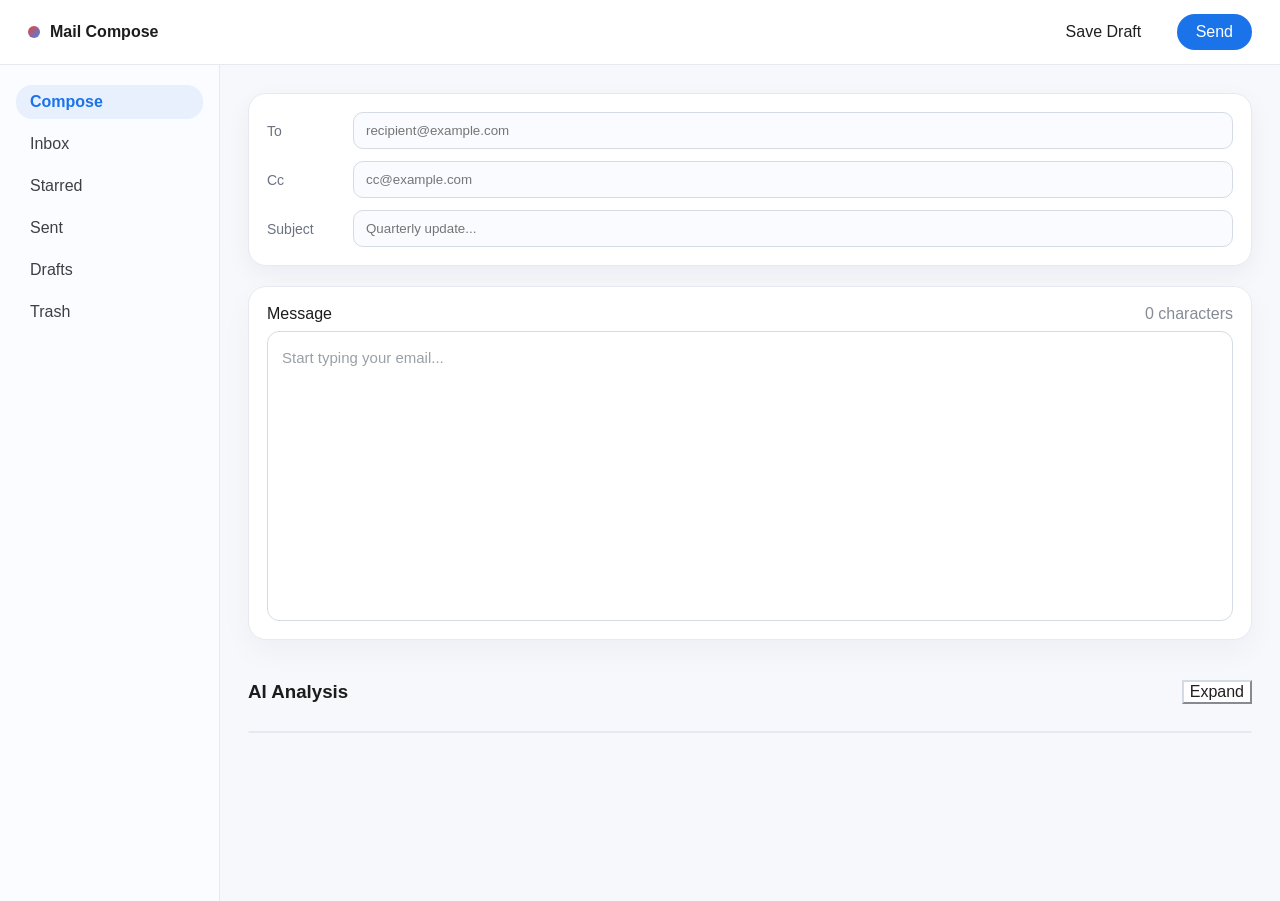
<file: static/index.html>
<!DOCTYPE html>
<html lang="en">
<head>
    <meta charset="UTF-8">
    <meta name="viewport" content="width=device-width, initial-scale=1.0">
    <title>AI Compose</title>
    <link rel="stylesheet" href="/static/styles.css">
</head>
<body>
    <header class="topbar">
        <div class="logo">
            <span class="logo-dot"></span>
            Mail Compose
        </div>
        <div class="actions">
            <button class="ghost">Save Draft</button>
            <button class="primary">Send</button>
        </div>
    </header>

    <div class="layout">
        <aside class="sidebar">
            <nav>
                <a class="active">Compose</a>
                <a>Inbox</a>
                <a>Starred</a>
                <a>Sent</a>
                <a>Drafts</a>
                <a>Trash</a>
            </nav>
        </aside>

        <main class="compose">
            <section class="fields">
                <div class="row">
                    <label for="toInput">To</label>
                    <input id="toInput" type="text" placeholder="recipient@example.com">
                </div>
                <div class="row">
                    <label for="ccInput">Cc</label>
                    <input id="ccInput" type="text" placeholder="cc@example.com">
                </div>
                <div class="row">
                    <label for="subjectInput">Subject</label>
                    <input id="subjectInput" type="text" placeholder="Quarterly update...">
                </div>
            </section>

            <section class="body-area">
                <div class="body-toolbar">
                    <span>Message</span>
                    <span id="charCount" class="muted">0 characters</span>
                </div>
                <div class="editor-shell">
                    <div
                        id="bodyInput"
                        class="body-editor"
                        contenteditable="true"
                        spellcheck="false"
                        data-placeholder="Start typing your email..."
                    ></div>
                </div>
                <div id="toxWarning" class="tox-warning hidden">⚠️ Toxic content detected</div>
                <div id="suggestDropdown" class="suggest-dropdown hidden"></div>
            </section>

            <section class="analysis">
                <div class="analysis-header">
                    <h3>AI Analysis</h3>
                    <button id="toggleAnalysis" class="ghost">Expand</button>
                </div>
                <div id="analysisPanel" class="analysis-panel collapsed">
                    <div class="metric">
                        <span class="label">Toxicity Score</span>
                        <span id="toxicityScore" class="value">–</span>
                    </div>
                    <div class="metric">
                        <span class="label">Sentiment</span>
                        <span id="sentimentLabel" class="value">–</span>
                    </div>
                    <div class="metric">
                        <span class="label">Detailed Scores</span>
                        <div id="detailedScores" class="score-list"></div>
                    </div>
                    <div class="metric">
                        <span class="label">Detected Toxic Words</span>
                        <div id="toxicWords" class="chip-list"></div>
                    </div>
                    <div class="metric">
                        <span class="label">Recommendations</span>
                        <ul id="recommendations" class="reco-list"></ul>
                    </div>
                </div>
            </section>
        </main>
    </div>

    <script src="/static/script.js"></script>
</body>
</html>
</file>
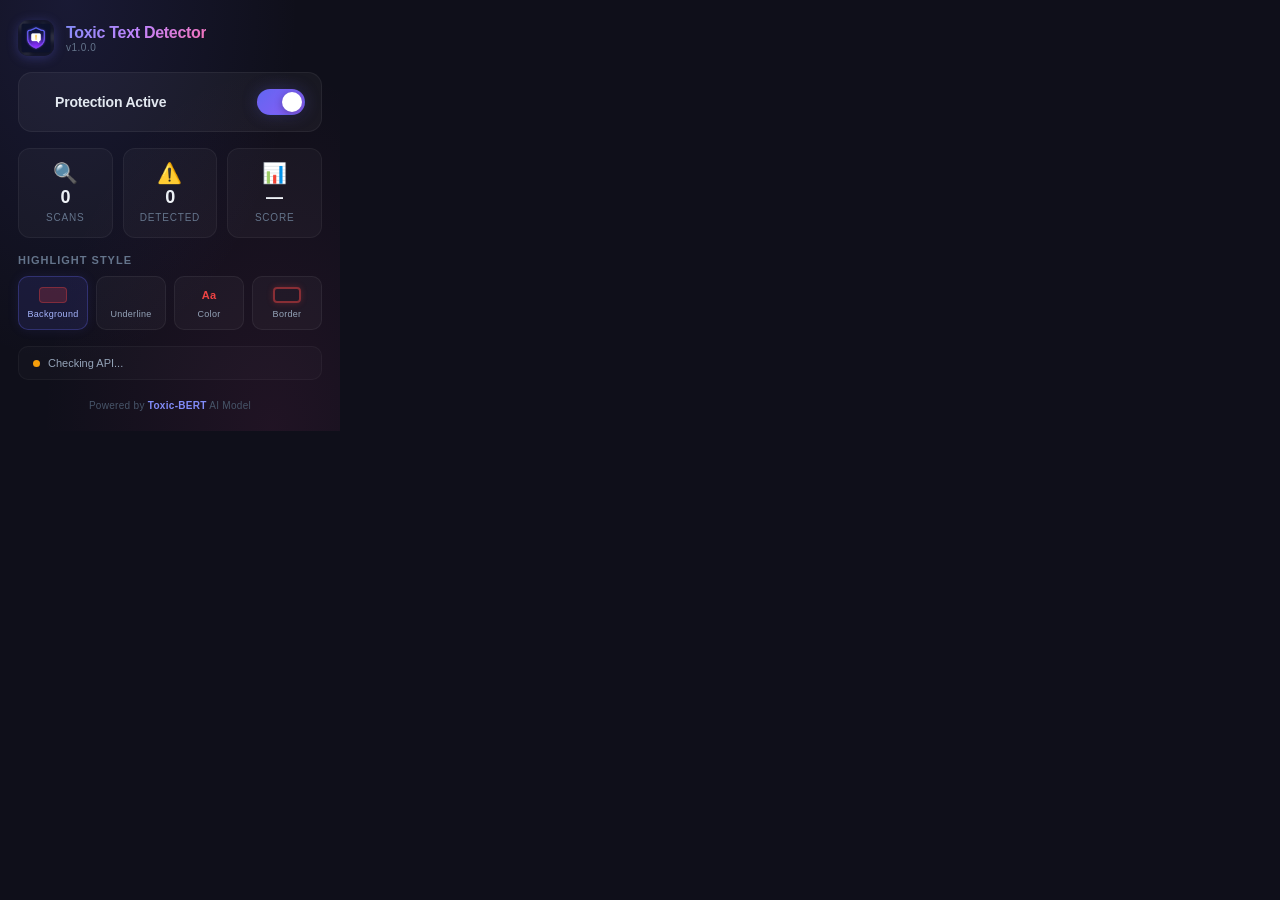
<file: chrome-extension/popup.html>
<!DOCTYPE html>
<html lang="en">
<head>
  <meta charset="UTF-8" />
  <meta name="viewport" content="width=device-width, initial-scale=1.0" />
  <title>Toxic Text Detector</title>
  <link rel="stylesheet" href="popup.css" />
</head>
<body>
  <div class="popup-container">

    <!-- Header -->
    <header class="popup-header">
      <div class="popup-logo">
        <img src="icons/icon128.png" alt="Shield" class="popup-logo-img" />
        <div class="popup-title-group">
          <h1 class="popup-title">Toxic Text Detector</h1>
          <span class="popup-version">v1.0.0</span>
        </div>
      </div>
    </header>

    <!-- Status Card -->
    <div class="status-card" id="statusCard">
      <div class="status-row">
        <div class="status-info">
          <span class="status-dot" id="statusDot"></span>
          <span class="status-text" id="statusText">Protection Active</span>
        </div>
        <label class="toggle-switch" id="toggleLabel" aria-label="Toggle toxic detection">
          <input type="checkbox" id="toggleSwitch" checked />
          <span class="toggle-slider"></span>
        </label>
      </div>
    </div>

    <!-- Stats Section -->
    <div class="stats-section">
      <div class="stat-card">
        <div class="stat-icon">🔍</div>
        <div class="stat-value" id="scanCount">0</div>
        <div class="stat-label">Scans</div>
      </div>
      <div class="stat-card">
        <div class="stat-icon">⚠️</div>
        <div class="stat-value" id="toxicCount">0</div>
        <div class="stat-label">Detected</div>
      </div>
      <div class="stat-card">
        <div class="stat-icon">📊</div>
        <div class="stat-value" id="accuracyValue">—</div>
        <div class="stat-label">Score</div>
      </div>
    </div>

    <!-- Highlight Style Selector -->
    <div class="settings-section">
      <h2 class="section-title">Highlight Style</h2>
      <div class="style-options" id="styleOptions">
        <button class="style-btn active" data-style="background" id="styleBtnBackground" title="Background highlight">
          <span class="style-preview style-preview-bg"></span>
          <span>Background</span>
        </button>
        <button class="style-btn" data-style="underline" id="styleBtnUnderline" title="Underline highlight">
          <span class="style-preview style-preview-underline"></span>
          <span>Underline</span>
        </button>
        <button class="style-btn" data-style="color" id="styleBtnColor" title="Text color highlight">
          <span class="style-preview style-preview-color"></span>
          <span>Color</span>
        </button>
        <button class="style-btn" data-style="border" id="styleBtnBorder" title="Border glow highlight">
          <span class="style-preview style-preview-border"></span>
          <span>Border</span>
        </button>
      </div>
    </div>

    <!-- API Status -->
    <div class="api-status" id="apiStatus">
      <span class="api-dot api-dot-checking" id="apiDot"></span>
      <span class="api-text" id="apiText">Checking API...</span>
    </div>

    <!-- Footer -->
    <footer class="popup-footer">
      <span>Powered by <strong>Toxic-BERT</strong> AI Model</span>
    </footer>
  </div>

  <script src="popup.js"></script>
</body>
</html>
</file>
<file: static/styles.css>
body {
  font-family: "Segoe UI", Arial, sans-serif;
  margin: 0;
  color: #1c1c1c;
  background: #f6f8fc;
}

button {
  cursor: pointer;
  font: inherit;
}

.topbar {
  display: flex;
  align-items: center;
  justify-content: space-between;
  padding: 14px 28px;
  border-bottom: 1px solid #e6eaf0;
  background: #fff;
  position: sticky;
  top: 0;
  z-index: 10;
}

.logo {
  display: flex;
  align-items: center;
  gap: 10px;
  font-weight: 600;
}

.logo-dot {
  width: 12px;
  height: 12px;
  border-radius: 50%;
  background: linear-gradient(135deg, #ea4335, #4285f4);
}

.actions button {
  margin-left: 12px;
  border-radius: 999px;
  padding: 8px 18px;
  border: 1px solid transparent;
}

.primary {
  background: #1a73e8;
  color: #fff;
  border-color: #1a73e8;
}

.ghost {
  background: #fff;
  border-color: #d5dbe5;
  color: #1f1f1f;
}

.layout {
  display: grid;
  grid-template-columns: 220px 1fr;
  height: calc(100vh - 64px);
}

.sidebar {
  border-right: 1px solid #e6eaf0;
  padding: 20px 16px;
  background: #fbfcff;
}

.sidebar nav {
  display: grid;
  gap: 8px;
}

.sidebar a {
  padding: 8px 14px;
  border-radius: 16px;
  color: #3c4043;
  text-decoration: none;
}

.sidebar a.active {
  background: #e8f0fe;
  font-weight: 600;
  color: #1a73e8;
}

.compose {
  padding: 28px;
  overflow: auto;
}

.fields {
  background: #fff;
  border-radius: 18px;
  border: 1px solid #e6eaf0;
  box-shadow: 0 8px 24px rgba(15, 23, 42, 0.05);
  padding: 18px;
  display: grid;
  gap: 12px;
}

.row {
  display: grid;
  grid-template-columns: 70px 1fr;
  align-items: center;
  gap: 16px;
}

.row input {
  padding: 10px 12px;
  border-radius: 10px;
  border: 1px solid #d5dbe5;
  background: #fafbff;
}

label {
  color: #6b7280;
  font-size: 14px;
}

.body-area {
  margin-top: 20px;
  background: #fff;
  border-radius: 18px;
  border: 1px solid #e6eaf0;
  box-shadow: 0 12px 30px rgba(15, 23, 42, 0.04);
  padding: 18px;
  position: relative;
}

.body-toolbar {
  display: flex;
  justify-content: space-between;
  align-items: center;
  margin-bottom: 8px;
}

.muted {
  color: #868c96;
}

.muted.small {
  font-size: 12px;
}

.editor-shell {
  position: relative;
  border-radius: 12px;
  border: 1px solid #d5dbe5;
  min-height: 260px;
  padding: 0;
}

.body-editor {
  min-height: 260px;
  padding: 14px;
  line-height: 1.6;
  font-size: 15px;
  font-family: inherit;
  outline: none;
  white-space: pre-wrap;
  word-break: break-word;
}

.body-editor:empty:before {
  content: attr(data-placeholder);
  color: #9aa0a6;
}

.tox-warning {
  margin-top: 8px;
  padding: 8px 12px;
  border-radius: 10px;
  background: #fff4e5;
  color: #b56400;
  font-weight: 500;
}

.hidden {
  display: none !important;
}

.highlight-preview {
  min-height: 0;
}

.highlight {
  border-bottom: 2px dotted;
  padding: 0 2px;
  border-radius: 2px;
}

.highlight-toxic {
  background: #fdecec;
  color: #a60000;
  border-color: #f28b82;
}

.highlight-spelling {
  background: #fff5cc;
  color: #6b4e00;
  border-color: #fbbc04;
}

.highlight-tone {
  background: #e6f4ea;
  color: #0b8043;
  border-color: #34a853;
}

.analysis {
  margin-top: 22px;
}

.analysis-header {
  display: flex;
  align-items: center;
  justify-content: space-between;
}

.analysis-panel {
  border: 1px solid #e6eaf0;
  border-radius: 16px;
  padding: 16px;
  margin-top: 10px;
  max-height: 0;
  overflow: hidden;
  transition: max-height 0.2s ease, padding 0.2s ease;
  background: #fff;
}

.analysis-panel.expanded {
  max-height: 320px;
  overflow: auto;
}

.analysis-panel.collapsed {
  padding-top: 0;
  padding-bottom: 0;
}

.metric {
  display: grid;
  grid-template-columns: 160px 1fr;
  gap: 10px;
  padding: 8px 0;
  border-bottom: 1px solid #f1f3f7;
}

.metric:last-child {
  border-bottom: none;
}

.metric .label {
  color: #6b7280;
  font-weight: 600;
}

.metric .value {
  font-weight: 600;
}

.chip-list {
  display: flex;
  flex-wrap: wrap;
  gap: 8px;
}

.chip {
  padding: 4px 10px;
  border-radius: 999px;
  border: 1px solid #d5dbe5;
  background: #f6f8fc;
  font-size: 13px;
}

.reco-list {
  margin: 0;
  padding-left: 20px;
  color: #374151;
}

.score-list {
  display: grid;
  gap: 4px;
}

.score-row {
  display: flex;
  justify-content: space-between;
  font-size: 14px;
}

.suggest-dropdown {
  position: absolute;
  background: #fff;
  border: 1px solid #d5dbe5;
  border-radius: 12px;
  box-shadow: 0 18px 24px rgba(15, 23, 42, 0.15);
  padding: 10px;
  width: 240px;
  z-index: 20;
}

.suggest-item {
  display: flex;
  flex-direction: column;
  gap: 6px;
  padding: 8px;
  border-radius: 8px;
}

.suggest-item:hover {
  background: #f1f4fb;
}

.suggest-item button {
  align-self: flex-start;
  background: #1a73e8;
  color: #fff;
  border: none;
  border-radius: 8px;
  padding: 4px 10px;
}

.suggest-caption {
  font-size: 12px;
  color: #5f6368;
}
</file>
<file: chrome-extension/popup.css>
/**
 * popup.css — Popup Interface Styles
 * 
 * Premium dark theme with glassmorphism effects, smooth animations,
 * and a professional look matching top-tier Chrome extensions.
 */

/* ─── Reset & Base ─────────────────────────────────────────────────────────── */

* {
  margin: 0;
  padding: 0;
  box-sizing: border-box;
}

body {
  width: 340px;
  min-height: 420px;
  font-family: 'Segoe UI', -apple-system, BlinkMacSystemFont, 'Roboto', sans-serif;
  background: #0F0F1A;
  color: #E2E8F0;
  overflow-x: hidden;
  -webkit-font-smoothing: antialiased;
}

/* ─── Popup Container ──────────────────────────────────────────────────────── */

.popup-container {
  display: flex;
  flex-direction: column;
  gap: 16px;
  padding: 20px 18px;
  background:
    radial-gradient(ellipse at 20% 0%, rgba(99, 102, 241, 0.12) 0%, transparent 60%),
    radial-gradient(ellipse at 80% 100%, rgba(236, 72, 153, 0.08) 0%, transparent 60%),
    #0F0F1A;
  min-height: 420px;
}

/* ─── Header ───────────────────────────────────────────────────────────────── */

.popup-header {
  display: flex;
  align-items: center;
  justify-content: space-between;
}

.popup-logo {
  display: flex;
  align-items: center;
  gap: 12px;
}

.popup-logo-img {
  width: 36px;
  height: 36px;
  border-radius: 10px;
  box-shadow: 0 2px 12px rgba(99, 102, 241, 0.3);
}

.popup-title-group {
  display: flex;
  flex-direction: column;
}

.popup-title {
  font-size: 16px;
  font-weight: 700;
  letter-spacing: -0.3px;
  background: linear-gradient(135deg, #818CF8 0%, #C084FC 50%, #F472B6 100%);
  -webkit-background-clip: text;
  background-clip: text;
  -webkit-text-fill-color: transparent;
  line-height: 1.2;
}

.popup-version {
  font-size: 10px;
  color: #64748B;
  letter-spacing: 0.5px;
  font-weight: 500;
}

/* ─── Status Card ──────────────────────────────────────────────────────────── */

.status-card {
  padding: 16px;
  border-radius: 14px;
  background: rgba(255, 255, 255, 0.04);
  border: 1px solid rgba(255, 255, 255, 0.06);
  transition: all 0.35s ease;
}

.status-card-active {
  background: rgba(16, 185, 129, 0.06);
  border-color: rgba(16, 185, 129, 0.15);
  box-shadow: 0 0 20px rgba(16, 185, 129, 0.05);
}

.status-card-paused {
  background: rgba(245, 158, 11, 0.06);
  border-color: rgba(245, 158, 11, 0.15);
}

.status-row {
  display: flex;
  align-items: center;
  justify-content: space-between;
}

.status-info {
  display: flex;
  align-items: center;
  gap: 10px;
}

.status-dot {
  width: 10px;
  height: 10px;
  border-radius: 50%;
  flex-shrink: 0;
  transition: all 0.3s ease;
}

.status-dot-active {
  background: #10B981;
  box-shadow: 0 0 10px rgba(16, 185, 129, 0.6);
  animation: dotPulse 2s ease-in-out infinite;
}

.status-dot-paused {
  background: #F59E0B;
  box-shadow: 0 0 8px rgba(245, 158, 11, 0.4);
}

@keyframes dotPulse {
  0%, 100% { box-shadow: 0 0 10px rgba(16, 185, 129, 0.6); }
  50%      { box-shadow: 0 0 20px rgba(16, 185, 129, 0.9); }
}

.status-text {
  font-size: 14px;
  font-weight: 600;
  letter-spacing: -0.2px;
}

/* ─── Toggle Switch ────────────────────────────────────────────────────────── */

.toggle-switch {
  position: relative;
  width: 48px;
  height: 26px;
  cursor: pointer;
  display: inline-block;
}

.toggle-switch input {
  opacity: 0;
  width: 0;
  height: 0;
  position: absolute;
}

.toggle-slider {
  position: absolute;
  top: 0;
  left: 0;
  right: 0;
  bottom: 0;
  border-radius: 26px;
  background: #374151;
  transition: all 0.35s cubic-bezier(0.4, 0, 0.2, 1);
  border: 1px solid rgba(255, 255, 255, 0.08);
}

.toggle-slider::before {
  content: "";
  position: absolute;
  width: 20px;
  height: 20px;
  border-radius: 50%;
  background: #9CA3AF;
  top: 2px;
  left: 3px;
  transition: all 0.35s cubic-bezier(0.4, 0, 0.2, 1);
  box-shadow: 0 2px 4px rgba(0, 0, 0, 0.3);
}

.toggle-switch input:checked + .toggle-slider {
  background: linear-gradient(135deg, #6366F1 0%, #8B5CF6 100%);
  border-color: rgba(99, 102, 241, 0.3);
  box-shadow: 0 0 16px rgba(99, 102, 241, 0.25);
}

.toggle-switch input:checked + .toggle-slider::before {
  transform: translateX(21px);
  background: #FFFFFF;
  box-shadow: 0 2px 8px rgba(0, 0, 0, 0.3);
}

/* ─── Stats Section ────────────────────────────────────────────────────────── */

.stats-section {
  display: grid;
  grid-template-columns: repeat(3, 1fr);
  gap: 10px;
}

.stat-card {
  display: flex;
  flex-direction: column;
  align-items: center;
  gap: 4px;
  padding: 14px 8px;
  border-radius: 12px;
  background: rgba(255, 255, 255, 0.03);
  border: 1px solid rgba(255, 255, 255, 0.05);
  transition: all 0.25s ease;
}

.stat-card:hover {
  background: rgba(255, 255, 255, 0.06);
  border-color: rgba(255, 255, 255, 0.1);
  transform: translateY(-1px);
}

.stat-icon {
  font-size: 20px;
  line-height: 1;
}

.stat-value {
  font-size: 18px;
  font-weight: 700;
  letter-spacing: -0.5px;
  background: linear-gradient(135deg, #E2E8F0, #F8FAFC);
  -webkit-background-clip: text;
  background-clip: text;
  -webkit-text-fill-color: transparent;
}

.stat-label {
  font-size: 10px;
  color: #64748B;
  text-transform: uppercase;
  letter-spacing: 0.8px;
  font-weight: 500;
}

/* ─── Settings Section ─────────────────────────────────────────────────────── */

.settings-section {
  display: flex;
  flex-direction: column;
  gap: 10px;
}

.section-title {
  font-size: 11px;
  text-transform: uppercase;
  letter-spacing: 1px;
  color: #64748B;
  font-weight: 600;
}

.style-options {
  display: grid;
  grid-template-columns: repeat(4, 1fr);
  gap: 8px;
}

.style-btn {
  display: flex;
  flex-direction: column;
  align-items: center;
  gap: 6px;
  padding: 10px 4px;
  border-radius: 10px;
  border: 1px solid rgba(255, 255, 255, 0.06);
  background: rgba(255, 255, 255, 0.03);
  color: #94A3B8;
  font-size: 9px;
  font-weight: 500;
  letter-spacing: 0.3px;
  cursor: pointer;
  transition: all 0.25s ease;
}

.style-btn:hover {
  background: rgba(255, 255, 255, 0.06);
  border-color: rgba(255, 255, 255, 0.12);
  color: #CBD5E1;
}

.style-btn.active {
  background: rgba(99, 102, 241, 0.12);
  border-color: rgba(99, 102, 241, 0.3);
  color: #A5B4FC;
  box-shadow: 0 0 12px rgba(99, 102, 241, 0.1);
}

/* Style Previews */
.style-preview {
  width: 28px;
  height: 16px;
  border-radius: 4px;
  display: block;
}

.style-preview-bg {
  background: rgba(239, 68, 68, 0.2);
  border: 1px solid rgba(239, 68, 68, 0.35);
}

.style-preview-underline {
  background: transparent;
  border-bottom: 2px wavy #EF4444;
  border-radius: 0;
}

.style-preview-color {
  background: transparent;
  position: relative;
}

.style-preview-color::after {
  content: "Aa";
  color: #EF4444;
  font-size: 11px;
  font-weight: 700;
  position: absolute;
  top: 50%;
  left: 50%;
  transform: translate(-50%, -50%);
}

.style-preview-border {
  background: transparent;
  border: 2px solid rgba(239, 68, 68, 0.5);
  box-shadow: 0 0 6px rgba(239, 68, 68, 0.25);
}

/* ─── API Status ───────────────────────────────────────────────────────────── */

.api-status {
  display: flex;
  align-items: center;
  gap: 8px;
  padding: 10px 14px;
  border-radius: 10px;
  background: rgba(255, 255, 255, 0.02);
  border: 1px solid rgba(255, 255, 255, 0.04);
}

.api-dot {
  width: 7px;
  height: 7px;
  border-radius: 50%;
  flex-shrink: 0;
  transition: all 0.3s ease;
}

.api-dot-online {
  background: #10B981;
  box-shadow: 0 0 6px rgba(16, 185, 129, 0.5);
}

.api-dot-offline {
  background: #EF4444;
  box-shadow: 0 0 6px rgba(239, 68, 68, 0.5);
}

.api-dot-checking {
  background: #F59E0B;
  animation: dotPulse 1s ease-in-out infinite;
}

.api-text {
  font-size: 11px;
  color: #94A3B8;
  font-weight: 500;
}

/* ─── Footer ───────────────────────────────────────────────────────────────── */

.popup-footer {
  text-align: center;
  padding-top: 4px;
  font-size: 10px;
  color: #475569;
  letter-spacing: 0.3px;
}

.popup-footer strong {
  color: #818CF8;
  font-weight: 600;
}

/* ─── Scrollbar ────────────────────────────────────────────────────────────── */

::-webkit-scrollbar {
  width: 4px;
}

::-webkit-scrollbar-track {
  background: transparent;
}

::-webkit-scrollbar-thumb {
  background: rgba(255, 255, 255, 0.1);
  border-radius: 4px;
}

::-webkit-scrollbar-thumb:hover {
  background: rgba(255, 255, 255, 0.2);
}
</file>
